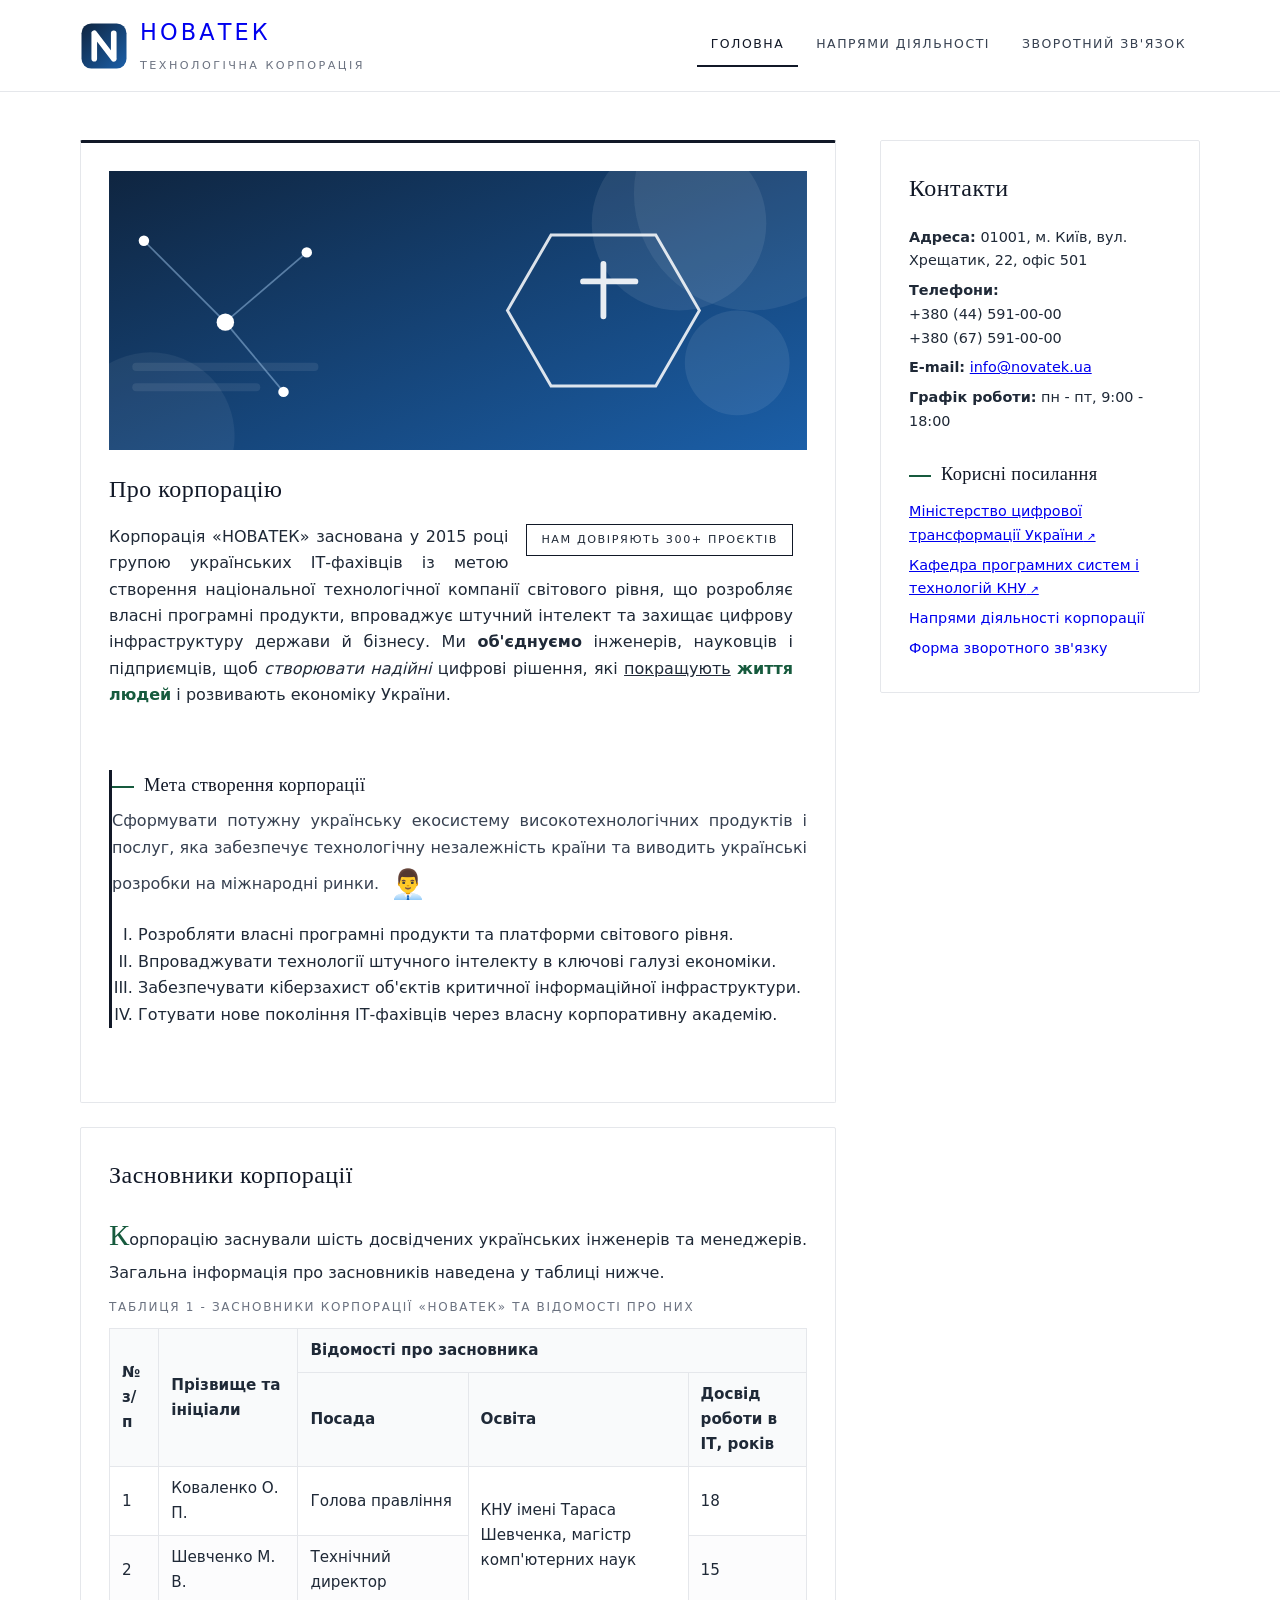
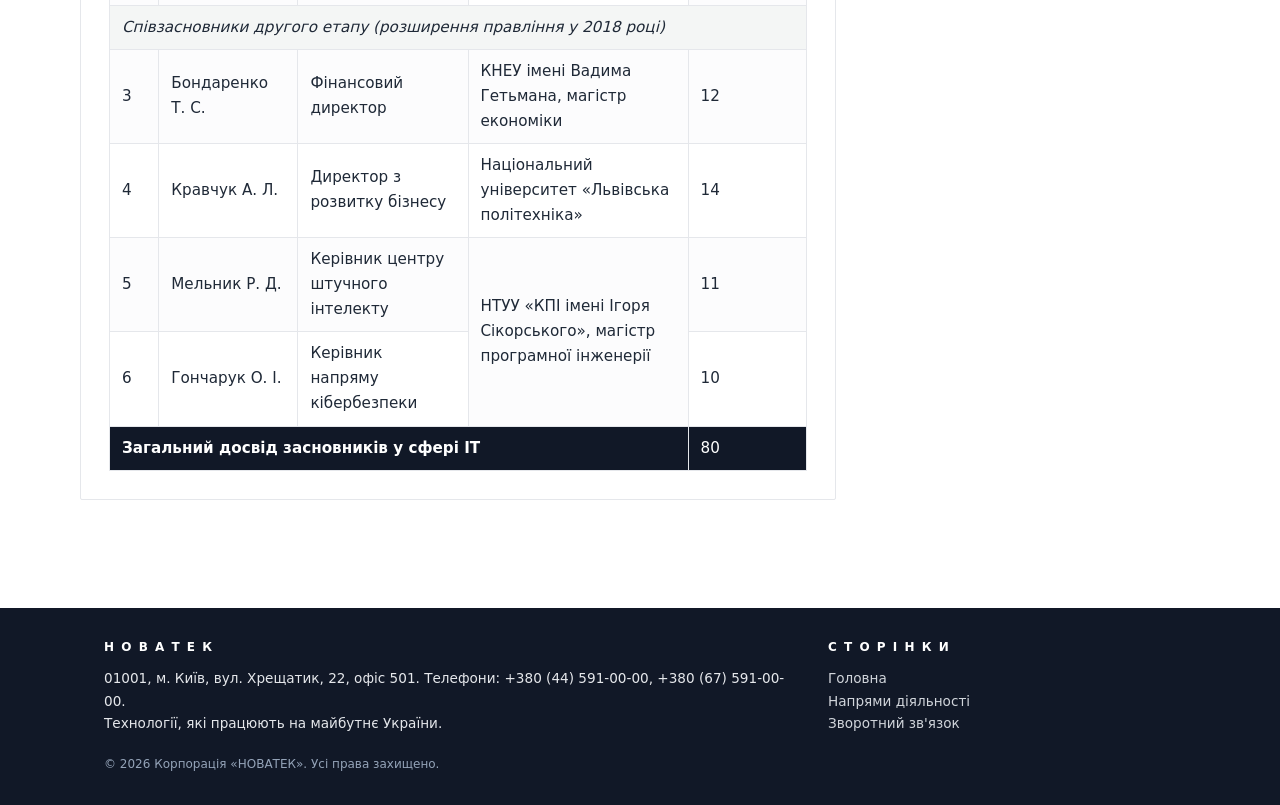
<file: index.html>
<!DOCTYPE html>
<html lang="uk">
<head>
  <meta charset="UTF-8">
  <meta name="viewport" content="width=device-width, initial-scale=1.0">
  <title>Головна - Корпорація «НОВАТЕК»</title>
  <!-- ЗОВНІШНЯ таблиця стилів -->
  <link rel="stylesheet" href="css/style.css">

  <!-- =================================================================
       ВНУТРІШНЯ таблиця стилів (стилі, унікальні для головної сторінки).
       Внутрішні стилі мають пріоритет над зовнішніми.
       ================================================================= -->
  <style>
    /* (1) Вимога варіанту: блок «назва корпорації та її логотип»
        абсолютно позиціонований з 0 відступом зверху → position: absolute */
    .site-header {
      position: absolute;
      top: 0;
      left: 0;
      right: 0;
      z-index: 50;                 /* властивість z-index */
    }
    body { padding-top: 104px; }   /* компенсація висоти позиціонованої шапки */

    /* (2) Вимога варіанту: блок «опис мети + список завдань» має зовнішні
        (сусідні блоки) відступи, але НЕ має внутрішніх */
    .mission-block {
      margin: 46px 0;              /* зовнішні відступи є */
      padding: 0;                  /* внутрішніх відступів немає */
      border-left: 3px solid #111827;
    }

    /* (3) Вимога варіанту: після опису мети вивести емодзі-директора.
        Реалізовано псевдоелементом ::after з властивістю content */
    .mission-desc::after {
      content: " 👨‍💼";
      font-size: 1.8rem;
      vertical-align: middle;
      margin-left: 6px;
    }

    /* (4) Вимога варіанту: при наведенні курсору на таблицю засновників
        вона масштабується на 5% → 2D-трансформація scale(1.05) */
    .table-wrap { position: relative; }
    table.founders {
      transition: transform 0.35s ease, box-shadow 0.35s ease;
      transform-origin: center top;
    }
    table.founders:hover {
      transform: scale(1.05);      /* +5 % */
      box-shadow: 0 10px 26px rgba(17, 24, 39, 0.12);
    }

    /* (5) Вимога варіанту: при наведенні на адресу й телефони ЧЕРЕЗ 2 СЕКУНДИ
        з'являється тінь від літер тексту → transition-delay: 2s + text-shadow */
    #contacts {
      transition: text-shadow 0.5s ease 2s;   /* затримка 2 секунди */
    }
    #contacts:hover {
      text-shadow: 1px 1px 4px rgba(0, 0, 0, 0.55);
    }

    /* (6) Вимога: елемент з найбільшим текстовим контентом має смугу
        прокручування → overflow-y: auto + власне оформлення скролбара */
    .scroll-area {
      max-height: 200px;           /* умова появи смуги прокручування */
      overflow-y: auto;
      padding-right: 14px;
    }
    /* оформлення смуги прокручування для Chrome/Edge (візуальні псевдоелементи) */
    .scroll-area::-webkit-scrollbar { width: 10px; }
    .scroll-area::-webkit-scrollbar-track { background: rgb(243, 244, 246); border-radius: 5px; }
    .scroll-area::-webkit-scrollbar-thumb {
      background: hsl(154 60% 22%);
      border-radius: 5px;
      border: 2px solid rgb(243, 244, 246);
    }
    /* оформлення смуги прокручування для Firefox */
    .scroll-area { scrollbar-width: thin; scrollbar-color: hsl(154 60% 22%) rgb(243, 244, 246); }

    /* (7) Float + z-index: «бейдж» обтікається текстом */
    .badge {
      float: right;                /* властивість float */
      position: relative;
      z-index: 2;                  /* властивість z-index */
      margin: 0 0 10px 18px;
      padding: 6px 14px;
      border: 1px solid #111827;
      font-size: 0.7rem;
      letter-spacing: 0.14em;
      text-transform: uppercase;
    }
    /* (8) Список контактів у бічній колонці */
    .contacts-list { list-style: none; }
    .contacts-list li { padding: 3px 0; font-size: 0.9rem; }

    .highlight { color: hsl(154 60% 22%); font-weight: 600; }
  </style>
</head>
<body>

<header class="site-header">
  <div class="container header-inner">
    <a class="logo-link" href="index.html">
      <img src="img/logo.svg" alt="Логотип корпорації «НОВАТЕК»" width="48" height="48">
      <span>
        <span id="brand-name">НОВАТЕК</span><br>
        <span class="brand-slogan">технологічна корпорація</span>
      </span>
    </a>
    <nav class="main-nav">
      <a href="index.html" class="active">Головна</a>
      <a href="directions.html">Напрями діяльності</a>
      <a href="feedback.html">Зворотний зв'язок</a>
    </nav>
  </div>
</header>

<div class="container page-grid">
  <main>
    <article class="card" id="about">
      <img class="hero-img" src="img/hero.svg" alt="Корпорація «НОВАТЕК» - цифрові технології для України">
      <h2>Про корпорацію</h2>
      <div class="scroll-area" tabindex="0">
        <p><span class="badge pulse">Нам довіряють 300+ проєктів</span>
          Корпорація «НОВАТЕК» заснована у 2015 році групою українських ІТ-фахівців
          із метою створення національної технологічної компанії світового рівня, що
          розробляє власні програмні продукти, впроваджує штучний інтелект та захищає
          цифрову інфраструктуру держави й бізнесу.
          Ми <b>об'єднуємо</b> інженерів, науковців і підприємців, щоб <em>створювати</em>
          <i>надійні</i> цифрові рішення, які <u>покращують</u>
          <span class="highlight">життя людей</span> і розвивають економіку України.
        </p>
        <p>
          За понад десять років роботи корпорація реалізувала понад 300 проєктів для
          державного та приватного секторів, відкрила офіси у п'яти містах України та
          сформувала команду з 1200 фахівців. Ми пишаємося тим, що наші розробки
          використовуються у сфері освіти, охорони здоров'я, енергетики та оборони.
        </p>
        <p>
          Детальніше про напрями роботи - на сторінці
          <a href="directions.html">«Напрями діяльності»</a>, а історія команди - у
          розділі <a href="#founders">«Засновники»</a> нижче.
        </p>
      </div>

      <section class="mission-block">
        <h3>Мета створення корпорації</h3>
        <p class="mission-desc">
          Сформувати потужну українську екосистему високотехнологічних продуктів і
          послуг, яка забезпечує технологічну незалежність країни та виводить
          українські розробки на міжнародні ринки.
        </p>
        <ol type="I">
          <li>Розробляти власні програмні продукти та платформи світового рівня.</li>
          <li>Впроваджувати технології штучного інтелекту в ключові галузі економіки.</li>
          <li>Забезпечувати кіберзахист об'єктів критичної інформаційної інфраструктури.</li>
          <li>Готувати нове покоління ІТ-фахівців через власну корпоративну академію.</li>
        </ol>
      </section>
    </article>

    <article class="card" id="founders">
      <h2>Засновники корпорації</h2>
      <p>
        Корпорацію заснували шість досвідчених українських інженерів та менеджерів.
        Загальна інформація про засновників наведена у таблиці нижче.
      </p>
      <div class="table-wrap">
        <table class="founders">
          <caption>Таблиця 1 - Засновники корпорації «НОВАТЕК» та відомості про них</caption>
          <thead>
            <tr>
              <th rowspan="2">№ з/п</th>
              <th rowspan="2">Прізвище та ініціали</th>
              <th colspan="3">Відомості про засновника</th>
            </tr>
            <tr>
              <th>Посада</th>
              <th>Освіта</th>
              <th>Досвід роботи в ІТ, років</th>
            </tr>
          </thead>
          <tbody>
            <tr>
              <td>1</td>
              <td>Коваленко О. П.</td>
              <td>Голова правління</td>
              <td rowspan="2">КНУ імені Тараса Шевченка, магістр комп'ютерних наук</td>
              <td>18</td>
            </tr>
            <tr>
              <td>2</td>
              <td>Шевченко М. В.</td>
              <td>Технічний директор</td>
              <td>15</td>
            </tr>
            <tr>
              <td colspan="5" class="sep">Співзасновники другого етапу (розширення правління у 2018 році)</td>
            </tr>
            <tr>
              <td>3</td>
              <td>Бондаренко Т. С.</td>
              <td>Фінансовий директор</td>
              <td>КНЕУ імені Вадима Гетьмана, магістр економіки</td>
              <td>12</td>
            </tr>
            <tr>
              <td>4</td>
              <td>Кравчук А. Л.</td>
              <td>Директор з розвитку бізнесу</td>
              <td>Національний університет «Львівська політехніка»</td>
              <td>14</td>
            </tr>
            <tr>
              <td>5</td>
              <td>Мельник Р. Д.</td>
              <td>Керівник центру штучного інтелекту</td>
              <td rowspan="2">НТУУ «КПІ імені Ігоря Сікорського», магістр програмної інженерії</td>
              <td>11</td>
            </tr>
            <tr>
              <td>6</td>
              <td>Гончарук О. І.</td>
              <td>Керівник напряму кібербезпеки</td>
              <td>10</td>
            </tr>
          </tbody>
          <tfoot>
            <tr>
              <th colspan="4">Загальний досвід засновників у сфері ІТ</th>
              <td>80</td>
            </tr>
          </tfoot>
        </table>
      </div>
    </article>
  </main>

  <aside class="card" id="contacts">
    <h2>Контакти</h2>
    <ul class="contacts-list">
      <li><b>Адреса:</b> 01001, м. Київ, вул. Хрещатик, 22, офіс 501</li>
      <li><b>Телефони:</b><br>+380 (44) 591-00-00<br>+380 (67) 591-00-00</li>
      <li><b>E-mail:</b> <a href="mailto:info@novatek.ua">info@novatek.ua</a></li>
      <li><b>Графік роботи:</b> пн - пт, 9:00 - 18:00</li>
    </ul>
    <h3>Корисні посилання</h3>
    <ul class="contacts-list">
      <li><a href="https://thedigital.gov.ua/" target="_blank">Міністерство цифрової трансформації України</a></li>
      <li><a href="https://pst.knu.ua/" target="_blank">Кафедра програмних систем і технологій КНУ</a></li>
      <li><a href="directions.html">Напрями діяльності корпорації</a></li>
      <li><a href="feedback.html">Форма зворотного зв'язку</a></li>
    </ul>
  </aside>
</div>

<footer id="site-footer">
  <div class="container">
    <div class="footer-grid">
      <div>
        <h4>НОВАТЕК</h4>
        <p>01001, м. Київ, вул. Хрещатик, 22, офіс 501. Телефони: +380 (44) 591-00-00, +380 (67) 591-00-00.</p>
        <p>Технології, які працюють на майбутнє України.</p>
      </div>
      <div>
        <h4>Сторінки</h4>
        <ul>
          <li><a href="index.html">Головна</a></li>
          <li><a href="directions.html">Напрями діяльності</a></li>
          <li><a href="feedback.html">Зворотний зв'язок</a></li>
        </ul>
      </div>
    </div>
    <p class="copyright">© 2026 Корпорація «НОВАТЕК». Усі права захищено.</p>
  </div>
</footer>

</body>
</html>
</file>
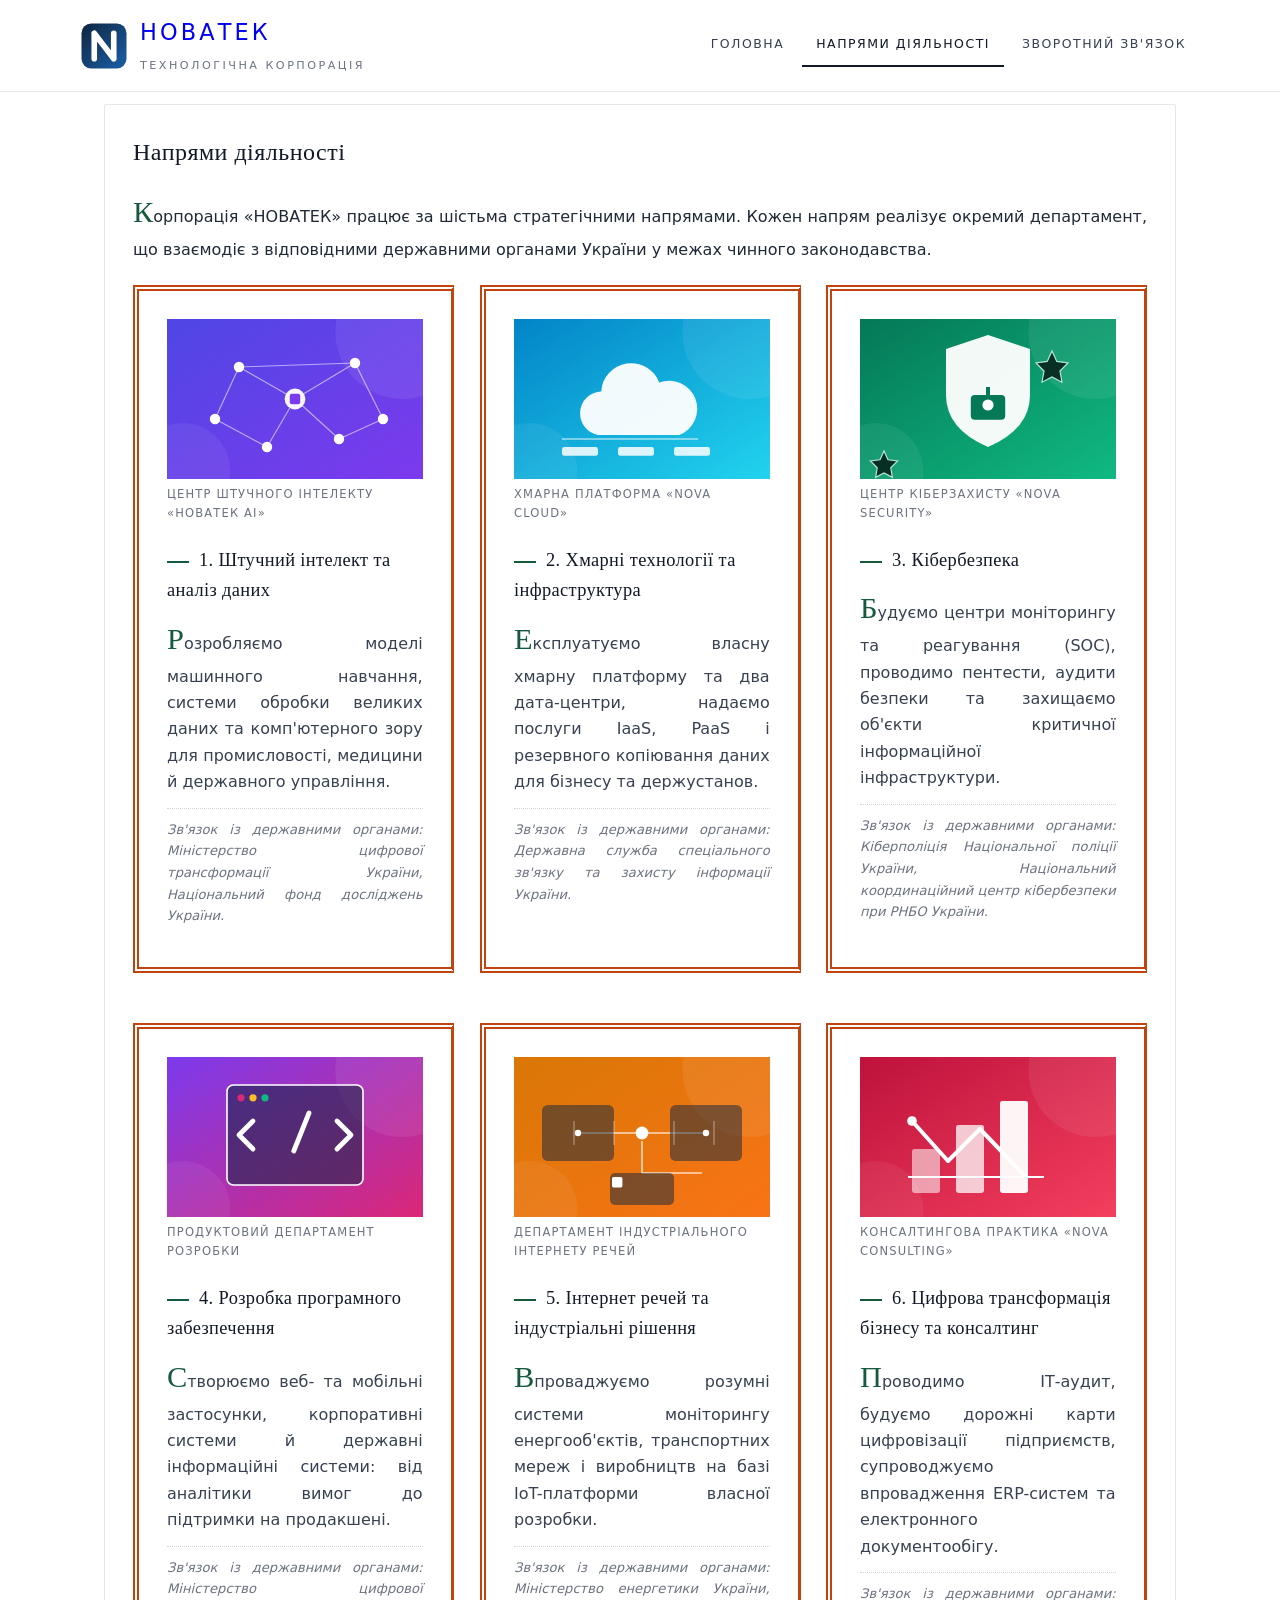
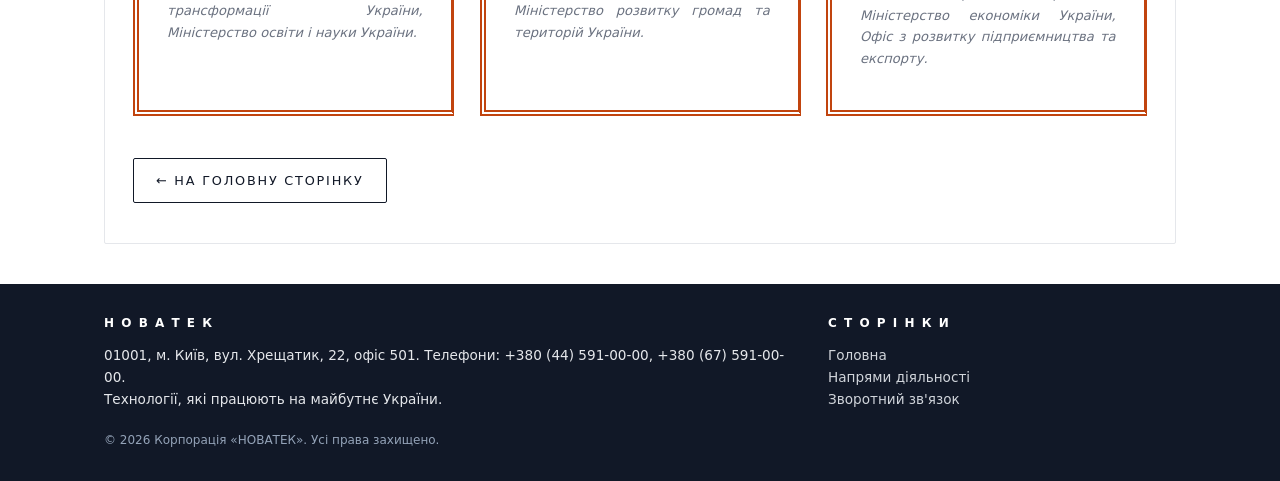
<file: directions.html>
<!DOCTYPE html>
<html lang="uk">
<head>
  <meta charset="UTF-8">
  <meta name="viewport" content="width=device-width, initial-scale=1.0">
  <title>Напрями діяльності - Корпорація «НОВАТЕК»</title>
  <!-- ЗОВНІШНЯ таблиця стилів -->
  <link rel="stylesheet" href="css/style.css">

  <!-- =================================================================
       ВНУТРІШНЯ таблиця стилів (стилі сторінки «Напрями діяльності»).
       Розкладка карток виконана модулем GRID.
       ================================================================= -->
  <style>
    /* (1) Вимога варіанту: блок «назва корпорації та її логотип»
        фіксований зверху → position: fixed */
    .site-header {
      position: fixed;
      top: 0;
      left: 0;
      right: 0;
      z-index: 100;
      background-color: white;
    }
    body { padding-top: 104px; }

    /* (2) GRID-контейнер для карток напрямів (адаптивна сітка) */
    .dir-grid {
      display: grid;                                            /* display: grid */
      grid-template-columns: repeat(auto-fill, minmax(310px, 1fr));
      gap: 26px;
      align-content: start;
      margin-top: 22px;
    }
    /* grid-елементи */
    .dir-card { grid-column: auto; align-self: stretch; }

    /* (3) Вимога варіанту: рамка картки напряму темно-помаранчевого кольору,
        права межа - суцільна середньої товщини, решта сторін - подвійні */
    .dir-card {
      border-right: 3px solid #C1440E;      /* solid, medium */
      border-top: 6px double #C1440E;
      border-bottom: 6px double #C1440E;
      border-left: 6px double #C1440E;
      border-radius: 0;
    }

    /* (4) Вимога варіанту: текст «зв'язок з державними органами» має меншу
        вагу і висоту гліфів шрифту та є похилим */
    .gov {
      font-weight: 300;                     /* менша вага гліфів */
      font-size: 0.82rem;                   /* менша висота гліфів */
      font-style: italic;                   /* похилий */
      color: rgb(107, 114, 128);
      margin-top: auto;
      padding-top: 10px;
      border-top: 1px dotted rgb(209, 213, 219);
    }

    .dir-card figure { margin-bottom: 14px; }
    .dir-card img { display: block; width: 100%; border-radius: 0; }
    .dir-card figcaption {
      font-size: 0.72rem;
      letter-spacing: 0.1em;
      text-transform: uppercase;
      color: rgb(107, 114, 128);
      margin-top: 6px;
    }

    /* (5) Вимога варіанту: при ФОКУСУВАННІ на ілюстративному фото насиченість
        його кольорів зростає удвічі (200%) */
    .dir-card figure img { transition: filter 0.45s ease; cursor: pointer; }
    .dir-card figure img:focus {
      filter: saturate(200%);                          /* ×2 насиченість */
      outline: 2px dashed hsl(154 60% 22%);
      outline-offset: 4px;
    }

    /* (6) Вимога варіанту: посилання в момент кліку — темно-зелений колір */
    a:active { color: hsl(154 60% 22%); }

    /* (7) АНІМАЦІЯ появи карток: @keyframes + animation (2D-трансформація) */
    @keyframes cardIn {
      from { opacity: 0; transform: translateY(20px) scale(0.97); }
      to   { opacity: 1; transform: translateY(0)   scale(1); }
    }
    .dir-card { animation: cardIn 0.55s ease both; }
    .dir-card:nth-child(2) { animation-delay: 0.08s; }
    .dir-card:nth-child(3) { animation-delay: 0.16s; }
    .dir-card:nth-child(4) { animation-delay: 0.24s; }
    .dir-card:nth-child(5) { animation-delay: 0.32s; }
    .dir-card:nth-child(6) { animation-delay: 0.4s; }

    @keyframes softPulse {
      0%, 100% { box-shadow: 0 0 0 0 rgba(193, 68, 14, 0.35); }
      50%      { box-shadow: 0 0 0 8px rgba(193, 68, 14, 0); }
    }
    .dir-card figure { animation: softPulse 3s ease-in-out infinite; }

    /* (8) Сусідній комбінатор (+) як приклад селектора */
    .dir-card h3 + p { margin-top: 6px; }
  </style>
</head>
<body>

<header class="site-header">
  <div class="container header-inner">
    <a class="logo-link" href="index.html">
      <img src="img/logo.svg" alt="Логотип корпорації «НОВАТЕК»" width="48" height="48">
      <span>
        <span id="brand-name">НОВАТЕК</span><br>
        <span class="brand-slogan">технологічна корпорація</span>
      </span>
    </a>
    <nav class="main-nav">
      <a href="index.html">Головна</a>
      <a href="directions.html" class="active">Напрями діяльності</a>
      <a href="feedback.html">Зворотний зв'язок</a>
    </nav>
  </div>
</header>

<div class="container">
  <main>
    <section class="card">
      <h2>Напрями діяльності</h2>
      <p>
        Корпорація «НОВАТЕК» працює за шістьма стратегічними напрямами. Кожен напрям
        реалізує окремий департамент, що взаємодіє з відповідними державними органами
        України у межах чинного законодавства.
      </p>

      <div class="dir-grid">

        <article class="card dir-card">
          <figure>
            <img src="img/dir1_ai.svg" alt="Штучний інтелект та аналіз даних" tabindex="0">
            <figcaption>Центр штучного інтелекту «НОВАТЕК AI»</figcaption>
          </figure>
          <h3>1. Штучний інтелект та аналіз даних</h3>
          <p>
            Розробляємо моделі машинного навчання, системи обробки великих даних та
            комп'ютерного зору для промисловості, медицини й державного управління.
          </p>
          <p class="gov">
            Зв'язок із державними органами: Міністерство цифрової трансформації
            України, Національний фонд досліджень України.
          </p>
        </article>

        <article class="card dir-card">
          <figure>
            <img src="img/dir2_cloud.svg" alt="Хмарні технології та інфраструктура" tabindex="0">
            <figcaption>Хмарна платформа «NOVA Cloud»</figcaption>
          </figure>
          <h3>2. Хмарні технології та інфраструктура</h3>
          <p>
            Експлуатуємо власну хмарну платформу та два дата-центри, надаємо послуги
            IaaS, PaaS і резервного копіювання даних для бізнесу та держустанов.
          </p>
          <p class="gov">
            Зв'язок із державними органами: Державна служба спеціального зв'язку та
            захисту інформації України.
          </p>
        </article>

        <article class="card dir-card">
          <figure>
            <img src="img/dir3_cyber.svg" alt="Кібербезпека" tabindex="0">
            <figcaption>Центр кіберзахисту «NOVA Security»</figcaption>
          </figure>
          <h3>3. Кібербезпека</h3>
          <p>
            Будуємо центри моніторингу та реагування (SOC), проводимо пентести,
            аудити безпеки та захищаємо об'єкти критичної інформаційної інфраструктури.
          </p>
          <p class="gov">
            Зв'язок із державними органами: Кіберполіція Національної поліції України,
            Національний координаційний центр кібербезпеки при РНБО України.
          </p>
        </article>

        <article class="card dir-card">
          <figure>
            <img src="img/dir4_dev.svg" alt="Розробка програмного забезпечення" tabindex="0">
            <figcaption>Продуктовий департамент розробки</figcaption>
          </figure>
          <h3>4. Розробка програмного забезпечення</h3>
          <p>
            Створюємо веб- та мобільні застосунки, корпоративні системи й державні
            інформаційні системи: від аналітики вимог до підтримки на продакшені.
          </p>
          <p class="gov">
            Зв'язок із державними органами: Міністерство цифрової трансформації
            України, Міністерство освіти і науки України.
          </p>
        </article>

        <article class="card dir-card">
          <figure>
            <img src="img/dir5_iot.svg" alt="Інтернет речей та індустріальні рішення" tabindex="0">
            <figcaption>Департамент індустріального Інтернету речей</figcaption>
          </figure>
          <h3>5. Інтернет речей та індустріальні рішення</h3>
          <p>
            Впроваджуємо розумні системи моніторингу енергооб'єктів, транспортних
            мереж і виробництв на базі IoT-платформи власної розробки.
          </p>
          <p class="gov">
            Зв'язок із державними органами: Міністерство енергетики України,
            Міністерство розвитку громад та територій України.
          </p>
        </article>

        <article class="card dir-card">
          <figure>
            <img src="img/dir6_consult.svg" alt="Цифрова трансформація бізнесу" tabindex="0">
            <figcaption>Консалтингова практика «NOVA Consulting»</figcaption>
          </figure>
          <h3>6. Цифрова трансформація бізнесу та консалтинг</h3>
          <p>
            Проводимо ІТ-аудит, будуємо дорожні карти цифровізації підприємств,
            супроводжуємо впровадження ERP-систем та електронного документообігу.
          </p>
          <p class="gov">
            Зв'язок із державними органами: Міністерство економіки України, Офіс з
            розвитку підприємництва та експорту.
          </p>
        </article>

      </div>

      <p class="btn-row">
        <a class="btn btn-ghost" href="index.html">&larr; На Головну сторінку</a>
      </p>
    </section>
  </main>
</div>

<footer id="site-footer">
  <div class="container">
    <div class="footer-grid">
      <div>
        <h4>НОВАТЕК</h4>
        <p>01001, м. Київ, вул. Хрещатик, 22, офіс 501. Телефони: +380 (44) 591-00-00, +380 (67) 591-00-00.</p>
        <p>Технології, які працюють на майбутнє України.</p>
      </div>
      <div>
        <h4>Сторінки</h4>
        <ul>
          <li><a href="index.html">Головна</a></li>
          <li><a href="directions.html">Напрями діяльності</a></li>
          <li><a href="feedback.html">Зворотний зв'язок</a></li>
        </ul>
      </div>
    </div>
    <p class="copyright">© 2026 Корпорація «НОВАТЕК». Усі права захищено.</p>
  </div>
</footer>

</body>
</html>
</file>
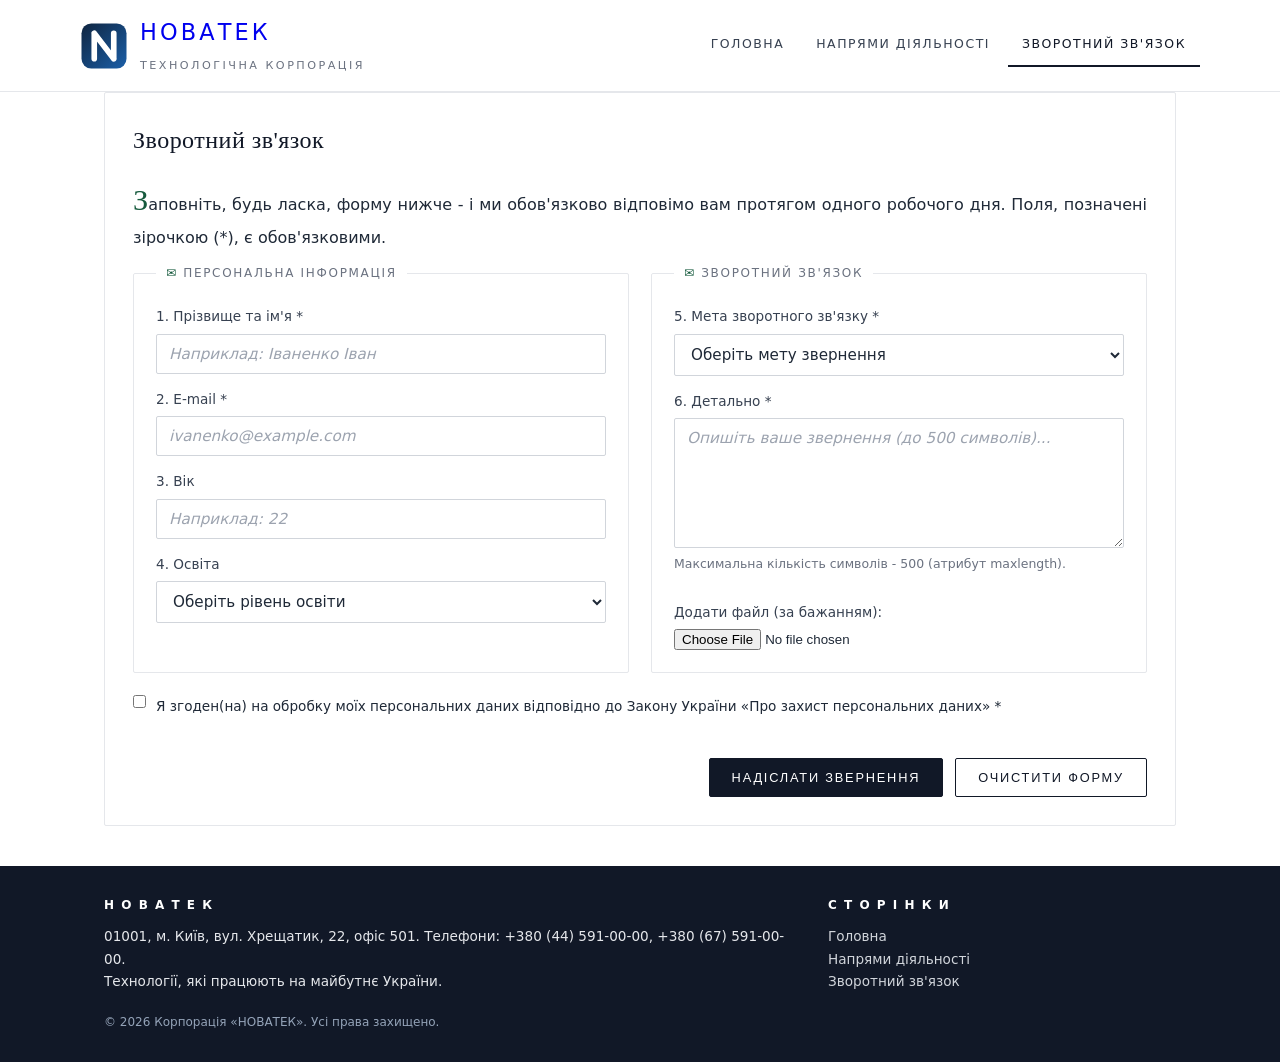
<file: feedback.html>
<!DOCTYPE html>
<html lang="uk">
<head>
  <meta charset="UTF-8">
  <meta name="viewport" content="width=device-width, initial-scale=1.0">
  <title>Зворотний зв'язок - Корпорація «НОВАТЕК»</title>
  <!-- ЗОВНІШНЯ таблиця стилів -->
  <link rel="stylesheet" href="css/style.css">

  <!-- =================================================================
       ВНУТРІШНЯ таблиця стилів (сторінка «Зворотний зв'язок»).
       Розкладка форми виконана модулем FLEX (flex-контейнер + flex-елементи).
       ================================================================= -->
  <style>
    /* (1) FLEX-КОНТЕЙНЕР: сама форма */
    form.feedback {
      display: flex;                     /* увімкнення flex-розкладки */
      flex-flow: row wrap;               /* flex-direction + flex-wrap */
      justify-content: space-between;    /* розподіл по головній осі */
      align-items: stretch;              /* вирівнювання по поперечній осі */
      align-content: flex-start;         /* вирівнювання ліній переносу */
      gap: 22px;
    }

    /* (2) FLEX-ЕЛЕМЕНТИ: два <fieldset> — дві колонки форми */
    form.feedback fieldset {
      display: flex;                     /* fieldset теж flex-контейнер */
      flex-direction: column;            /* поля — вертикально */
      flex-grow: 1;                      /* дозволяємо рости */
      flex-shrink: 1;                    /* дозволяємо стискатися */
      flex-basis: 46%;                   /* початкова ширина */
      gap: 14px;
    }
    /* порядок елементів через властивість order */
    .fieldset-personal { order: 1; }
    .fieldset-message  { order: 2; }

    /* (3) Рядки форми — вкладені flex-контейнери */
    form.feedback .form-row { display: flex; flex-direction: column; }

    /* (4) textarea розтягується завдяки flex-grow */
    .fieldset-message .form-row--details { flex-grow: 1; }
    .fieldset-message textarea { flex-grow: 1; min-height: 130px; resize: vertical; }

    /* (5) Чекбокс згоди та кнопки — окремі flex-елементи на всю ширину */
    form.feedback .consent {
      display: flex;
      align-items: flex-start;
      gap: 10px;
      flex-basis: 100%;                  /* окремий рядок */
      order: 3;
      align-self: center;
    }
    form.feedback .btn-row {
      flex-basis: 100%;
      order: 4;
      display: flex;
      justify-content: flex-end;         /* кнопки притиснуті праворуч */
      gap: 12px;
      align-self: flex-end;
    }

    /* (6) Емодзі-підказка у заголовку через псевдоелемент ::before */
    form.feedback legend::before { content: "✉ "; color: hsl(154 60% 22%); }

    /* (7) Адаптивність: на вузьких екранах поля стають на всю ширину */
    @media (max-width: 780px) {
      form.feedback fieldset { flex-basis: 100%; }
      form.feedback .btn-row { justify-content: stretch; }
    }
  </style>
</head>
<body>

<header class="site-header">
  <div class="container header-inner">
    <a class="logo-link" href="index.html">
      <img src="img/logo.svg" alt="Логотип корпорації «НОВАТЕК»" width="48" height="48">
      <span>
        <span id="brand-name">НОВАТЕК</span><br>
        <span class="brand-slogan">технологічна корпорація</span>
      </span>
    </a>
    <nav class="main-nav">
      <a href="index.html">Головна</a>
      <a href="directions.html">Напрями діяльності</a>
      <a href="feedback.html" class="active">Зворотний зв'язок</a>
    </nav>
  </div>
</header>

<div class="container">
  <main>
    <section class="card">
      <h2>Зворотний зв'язок</h2>
      <p>
        Заповніть, будь ласка, форму нижче - і ми обов'язково відповімо вам
        протягом одного робочого дня. Поля, позначені зірочкою (*), є обов'язковими.
      </p>

      <form class="feedback" action="#" method="post">

        <fieldset class="fieldset-personal">
          <legend>Персональна інформація</legend>

          <div class="form-row">
            <label for="pib">1. Прізвище та ім'я *</label>
            <input type="text" id="pib" name="pib" placeholder="Наприклад: Іваненко Іван" required>
          </div>

          <div class="form-row">
            <label for="email">2. E-mail *</label>
            <input type="email" id="email" name="email" placeholder="ivanenko@example.com" required>
          </div>

          <div class="form-row">
            <label for="age">3. Вік</label>
            <input type="number" id="age" name="age" min="6" max="120" placeholder="Наприклад: 22">
          </div>

          <div class="form-row">
            <label for="education">4. Освіта</label>
            <select id="education" name="education">
              <option value="">Оберіть рівень освіти</option>
              <option value="full">Повна загальна середня</option>
              <option value="incomplete">Неповна вища (бакалаврат)</option>
              <option value="higher">Вища (магістр, спеціаліст)</option>
              <option value="professional">Професійна (коледж, училище)</option>
            </select>
          </div>
        </fieldset>

        <fieldset class="fieldset-message">
          <legend>Зворотний зв'язок</legend>

          <div class="form-row">
            <label for="purpose">5. Мета зворотного зв'язку *</label>
            <select id="purpose" name="purpose" required>
              <option value="">Оберіть мету звернення</option>
              <option value="cooperation">Співпраця</option>
              <option value="copyright">Скарга на порушення права власності</option>
              <option value="proposal">Пропозиція</option>
              <option value="bug">Наявність помилки</option>
            </select>
          </div>

          <div class="form-row form-row--details">
            <label for="details">6. Детально *</label>
            <textarea id="details" name="details" rows="6" cols="40"
                      maxlength="500" placeholder="Опишіть ваше звернення (до 500 символів)..."
                      required></textarea>
            <p class="hint">Максимальна кількість символів - 500 (атрибут maxlength).</p>
          </div>

          <div class="form-row">
            <label for="attachment">Додати файл (за бажанням):</label>
            <input type="file" id="attachment" name="attachment">
          </div>
        </fieldset>

        <div class="consent">
          <input type="checkbox" id="agree" name="agree" required>
          <label for="agree">
            Я згоден(на) на обробку моїх персональних даних відповідно до Закону України
            «Про захист персональних даних» *
          </label>
        </div>

        <div class="btn-row">
          <button type="submit" class="btn">Надіслати звернення</button>
          <button type="reset" class="btn btn-ghost">Очистити форму</button>
        </div>
      </form>
    </section>
  </main>
</div>

<footer id="site-footer">
  <div class="container">
    <div class="footer-grid">
      <div>
        <h4>НОВАТЕК</h4>
        <p>01001, м. Київ, вул. Хрещатик, 22, офіс 501. Телефони: +380 (44) 591-00-00, +380 (67) 591-00-00.</p>
        <p>Технології, які працюють на майбутнє України.</p>
      </div>
      <div>
        <h4>Сторінки</h4>
        <ul>
          <li><a href="index.html">Головна</a></li>
          <li><a href="directions.html">Напрями діяльності</a></li>
          <li><a href="feedback.html">Зворотний зв'язок</a></li>
        </ul>
      </div>
    </div>
    <p class="copyright">© 2026 Корпорація «НОВАТЕК». Усі права захищено.</p>
  </div>
</footer>

</body>
</html>
</file>
<file: css/style.css>
/* =====================================================================
   ЗОВНІШНЯ таблиця стилів (підключена через <link> у розділі <head>)
   Лабораторна робота № 2, варіант 6 — промо-сайт корпорації «НОВАТЕК»
   Обраний стиль веб-дизайну: МІНІМАЛІЗМ (багато повітря, тонкі лінії,
   стримана палітра, максимум два шрифти).
   У кожній сторінці додатково є ВНУТРІШНЯ таблиця стилів (<style>),
   яка перекриває ці правила для особливостей конкретної сторінки.
   ===================================================================== */

/* ---------------------------------------------------------------------
   1. СЕЛЕКТОРИ ТА БАЗОВІ СТИЛІ
   --------------------------------------------------------------------- */

/* 1.1 Універсальний селектор — скидання відступів */
* {
  margin: 0;
  padding: 0;
  box-sizing: border-box;
}

/* 1.2 Селектор елементу — типографіка тексту */
body {
  font-family: "Segoe UI", system-ui, -apple-system, Arial, sans-serif;   /* шрифт № 1 */
  font-size: 16px;
  line-height: 1.65;
  color: rgb(31, 41, 55);            /* спосіб задання кольору № 1 — RGB */
  background-color: white;           /* спосіб задання кольору № 2 — ключове слово */
  -webkit-font-smoothing: antialiased;
}

/* 1.3 Селектор групування + другий шрифт (шрифт № 2 — Georgia, веб-безпечний) */
h1, h2, h3, .brand-name {
  font-family: Georgia, "Times New Roman", serif;
  font-weight: 400;
  color: #111827;                    /* спосіб задання кольору № 3 — HEX */
  letter-spacing: 0.02em;
}

h2 { font-size: 1.5rem; margin-bottom: 14px; }
h3 { font-size: 1.15rem; margin: 22px 0 8px; }

/* 1.4 Нащадковий комбінатор (пробіл) — абзаци всередині карток */
.card p { margin-bottom: 12px; text-align: justify; }

/* 1.5 Дочірній комбінатор (>) — прямі нащадки */
.mission-block > ol { margin: 14px 0 0 26px; }

/* 1.6 Селектор атрибута — поля форми */
input[type="email"] { text-transform: lowercase; }
input[type="checkbox"] { accent-color: hsl(154 60% 22%); }

/* 1.7 Селектори з частковим збігом атрибута */
[href^="https"]::after { content: " ↗"; font-size: 0.75em; }   /* зовнішні посилання */
[href$=".html"] { text-decoration: none; }                     /* внутрішні сторінки сайту */

/* 1.8 Селектор ідентифікатора */
#site-footer { background-color: #111827; color: rgb(229, 231, 235); }

/* 1.9 Псевдоелемент ::selection — як виглядає виділений текст */
::selection { background: hsl(154 60% 22%); color: white; }

/* ---------------------------------------------------------------------
   2. СІТКА СТОРІНКИ (модуль GRID)
   --------------------------------------------------------------------- */

.container { max-width: 1120px; margin: 0 auto; padding: 0 24px; }

/* 2.1 grid-контейнер: дві колонки (контент + бічна колонка) */
.page-grid {
  display: grid;                                   /* display: grid */
  grid-template-columns: minmax(0, 1fr) 320px;
  gap: 44px;
  padding: 36px 0 44px;
}

/* 2.2 grid-елементи: вирівнювання та порядок */
.page-grid > main    { grid-column: 1 / 2; align-self: start; }
.page-grid > aside   { grid-column: 2 / 3; align-self: start; }

/* ---------------------------------------------------------------------
   3. ШАПКА, ЛОГОТИП, НАВІГАЦІЯ
   --------------------------------------------------------------------- */

/* 3.1 Блок «назва корпорації та логотип»: абсолютне позиціювання задано
       у внутрішній таблиці стилів головної сторінки (position: absolute) та
       сторінки «Напрями діяльності» (position: fixed). Тут — спільний вигляд. */
.site-header {
  background-color: white;
  border-bottom: 1px solid rgb(229, 231, 235);
}

.header-inner {
  display: flex;                     /* display: flex */
  align-items: center;
  gap: 14px;
  padding: 14px 0;
  flex-wrap: wrap;
}

/* 3.2 Селектор класу + id-селектор для блоку бренду */
.logo-link { display: flex; align-items: center; gap: 12px; text-decoration: none; }
.logo-link img { width: 48px; height: 48px; }
#brand-name { font-size: 1.4rem; letter-spacing: 0.14em; text-transform: uppercase; }
.brand-slogan {
  font-size: 0.7rem;
  letter-spacing: 0.22em;
  text-transform: uppercase;
  color: rgb(107, 114, 128);
}

/* 3.3 Навігація: flex-контейнер */
.main-nav { margin-left: auto; display: flex; gap: 4px; flex-wrap: wrap; }
.main-nav a {
  display: inline-block;             /* display: inline-block */
  padding: 10px 14px;
  font-size: 0.78rem;
  letter-spacing: 0.12em;
  text-transform: uppercase;
  color: rgb(55, 65, 81);
  border-bottom: 2px solid transparent;
  /* перехід між двома станами: 4 властивості (колір тексту, рамка, фон, зсув) */
  transition: color 0.25s ease, border-color 0.25s ease,
              background-color 0.25s ease, transform 0.25s ease;
}
/* 3.4 Псевдоклас :hover — елемент з переходом між двома стилями (≥3 властивості) */
.main-nav a:hover {
  color: hsl(154 60% 22%);
  background-color: rgb(244, 246, 245);
  border-bottom-color: hsl(154 60% 22%);
  transform: translateY(-2px);       /* 2D-трансформація */
}
.main-nav a.active { border-bottom-color: #111827; color: #111827; }
/* 3.5 Псевдоклас :active — момент кліку */
.main-nav a:active { color: hsl(154 60% 22%); }

/* ---------------------------------------------------------------------
   4. КАРТКИ, КНОПКИ, ТАБЛИЦЯ
   --------------------------------------------------------------------- */

/* 4.1 .card — relative-позиціювання (потрібне для абсолютних нащадків і z-index) */
.card {
  position: relative;
  background-color: white;
  border: 1px solid rgb(229, 231, 235);
  border-radius: 2px;
  padding: 28px;
  margin-bottom: 24px;
}
/* 4.2 Псевдоклас :first-child + загальний селектор сестринських елементів (~) */
.page-grid > main > .card:first-child { border-top: 3px solid #111827; }
h3 ~ p { color: rgb(55, 65, 81); }

.hero-img { display: block; width: 100%; margin-bottom: 20px; }

/* 4.3 Кнопки: перехід між двома станами за 3+ властивостями */
.btn {
  display: inline-block;
  padding: 11px 22px;
  font-size: 0.8rem;
  letter-spacing: 0.14em;
  text-transform: uppercase;
  text-decoration: none;
  background-color: #111827;
  color: white;
  border: 1px solid #111827;
  border-radius: 2px;
  cursor: pointer;
  transition: background-color 0.25s ease, color 0.25s ease,
              border-color 0.25s ease, transform 0.25s ease;
}
.btn:hover {
  background-color: white;
  color: #111827;
  border-color: hsl(154 60% 22%);
  transform: translateY(-2px);
}
.btn-ghost { background-color: white; color: #111827; }
.btn-ghost:hover { background-color: #111827; color: white; }
.btn-row { margin-top: 18px; }

/* 4.4 Таблиця: тонкі лінії, вирівнювання */
table.founders { width: 100%; border-collapse: collapse; font-size: 0.95rem; }
table.founders caption {
  caption-side: top;
  text-align: left;
  font-size: 0.75rem;
  letter-spacing: 0.14em;
  text-transform: uppercase;
  color: rgb(107, 114, 128);
  padding-bottom: 10px;
}
table.founders th, table.founders td {
  border: 1px solid rgb(229, 231, 235);
  padding: 9px 12px;
  text-align: left;
}
table.founders thead th { background-color: rgb(249, 250, 251); font-weight: 600; }
/* 4.5 Псевдоклас :nth-child(even) — «зебра» рядків */
table.founders tbody tr:nth-child(even) { background-color: rgb(252, 252, 253); }
table.founders tfoot th, table.founders tfoot td { background-color: #111827; color: white; }
table.founders .sep { background-color: rgb(244, 246, 245); font-style: italic; }

/* ---------------------------------------------------------------------
   5. ФОРМИ (базові стилі; розкладка — модулем FLEX у внутрішній таблиці)
   --------------------------------------------------------------------- */

fieldset { border: 1px solid rgb(229, 231, 235); border-radius: 2px; padding: 22px; }
legend {
  padding: 0 10px;
  font-size: 0.75rem;
  letter-spacing: 0.14em;
  text-transform: uppercase;
  color: rgb(107, 114, 128);
}
.form-row label { display: block; font-size: 0.85rem; margin-bottom: 6px; color: rgb(55, 65, 81); }
.form-row input[type="text"],
.form-row input[type="email"],
.form-row input[type="number"],
.form-row select,
.form-row textarea {
  width: 100%;
  padding: 10px 12px;
  font-family: inherit;
  font-size: 0.95rem;
  color: rgb(31, 41, 55);
  background-color: white;
  border: 1px solid rgb(209, 213, 219);
  border-radius: 2px;
  transition: border-color 0.25s ease, box-shadow 0.25s ease;
}
/* 5.1 Псевдоклас :focus — стан фокусування */
.form-row input:focus,
.form-row select:focus,
.form-row textarea:focus {
  outline: none;
  border-color: hsl(154 60% 22%);
  box-shadow: 0 0 0 3px rgba(27, 94, 32, 0.12);
}
/* 5.2 Псевдоелемент ::placeholder */
.form-row ::placeholder { color: rgb(156, 163, 175); font-style: italic; }
.hint { font-size: 0.78rem; color: rgb(107, 114, 128); margin-top: 6px; }
.consent { font-size: 0.85rem; }
.consent input { accent-color: hsl(154 60% 22%); }

/* ---------------------------------------------------------------------
   6. ПІДВАЛ
   --------------------------------------------------------------------- */

#site-footer { padding: 30px 0; font-size: 0.85rem; margin-top: 40px; }
#site-footer a { color: rgb(209, 213, 219); }
#site-footer h4 { font-size: 0.75rem; letter-spacing: 0.6em; text-transform: uppercase; margin-bottom: 10px; color: white; }
#site-footer ul { list-style: none; }
.footer-grid { display: grid; grid-template-columns: 2fr 1fr; gap: 28px; }  /* grid-контейнер */
.copyright { margin-top: 20px; font-size: 0.75rem; color: rgb(148, 163, 184); }

/* ---------------------------------------------------------------------
   7. АНІМАЦІЇ ТА АДАПТИВНІСТЬ
   --------------------------------------------------------------------- */

/* 7.1 @keyframes + animation на головній сторінці */
@keyframes slideIn {
  from { opacity: 0; transform: translateY(14px); }
  to   { opacity: 1; transform: translateY(0); }
}
.hero-img { animation: slideIn 0.7s ease both; }

@keyframes accentPulse {
  0%, 100% { transform: scale(1); }
  50%      { transform: scale(1.06); }        /* 2D-трансформація scale() */
}
.pulse { animation: accentPulse 2.4s ease-in-out infinite; }

/* 7.2 Адаптивність (медіазапити) */
@media (max-width: 900px) {
  .page-grid { grid-template-columns: 1fr; gap: 28px; }
  .page-grid > aside { grid-column: 1 / 2; }
  .footer-grid { grid-template-columns: 1fr; }
}
@media (max-width: 600px) {
  .hero-img { display: none; }        /* display: none на вузьких екранах */
  .main-nav { margin-left: 0; }
}

/* 7.3 Псевдоелемент ::first-letter для першого абзацу карток */
.card > p:first-of-type::first-letter { font-size: 1.9rem; font-family: Georgia, serif; color: hsl(154 60% 22%); }

/* 7.4 Псевдоелемент ::before — декоративна риска перед підзаголовками */
h3::before { content: ""; display: inline-block; width: 22px; height: 2px; background-color: hsl(154 60% 22%); margin-right: 10px; vertical-align: middle; }

/* ---------------------------------------------------------------------
   8. ПОЗИЦІЮВАННЯ БІЧНОЇ КОЛОНКИ ГОЛОВНОЇ СТОРІНКИ
   На головній сторінці властивість position набуває трьох різних значень:
   relative (.card, .badge), absolute (шапка — у внутрішній таблиці стилів)
   і sticky (бічна колонка нижче).
   --------------------------------------------------------------------- */
.page-grid > aside { position: sticky; top: 24px; }
</file>
